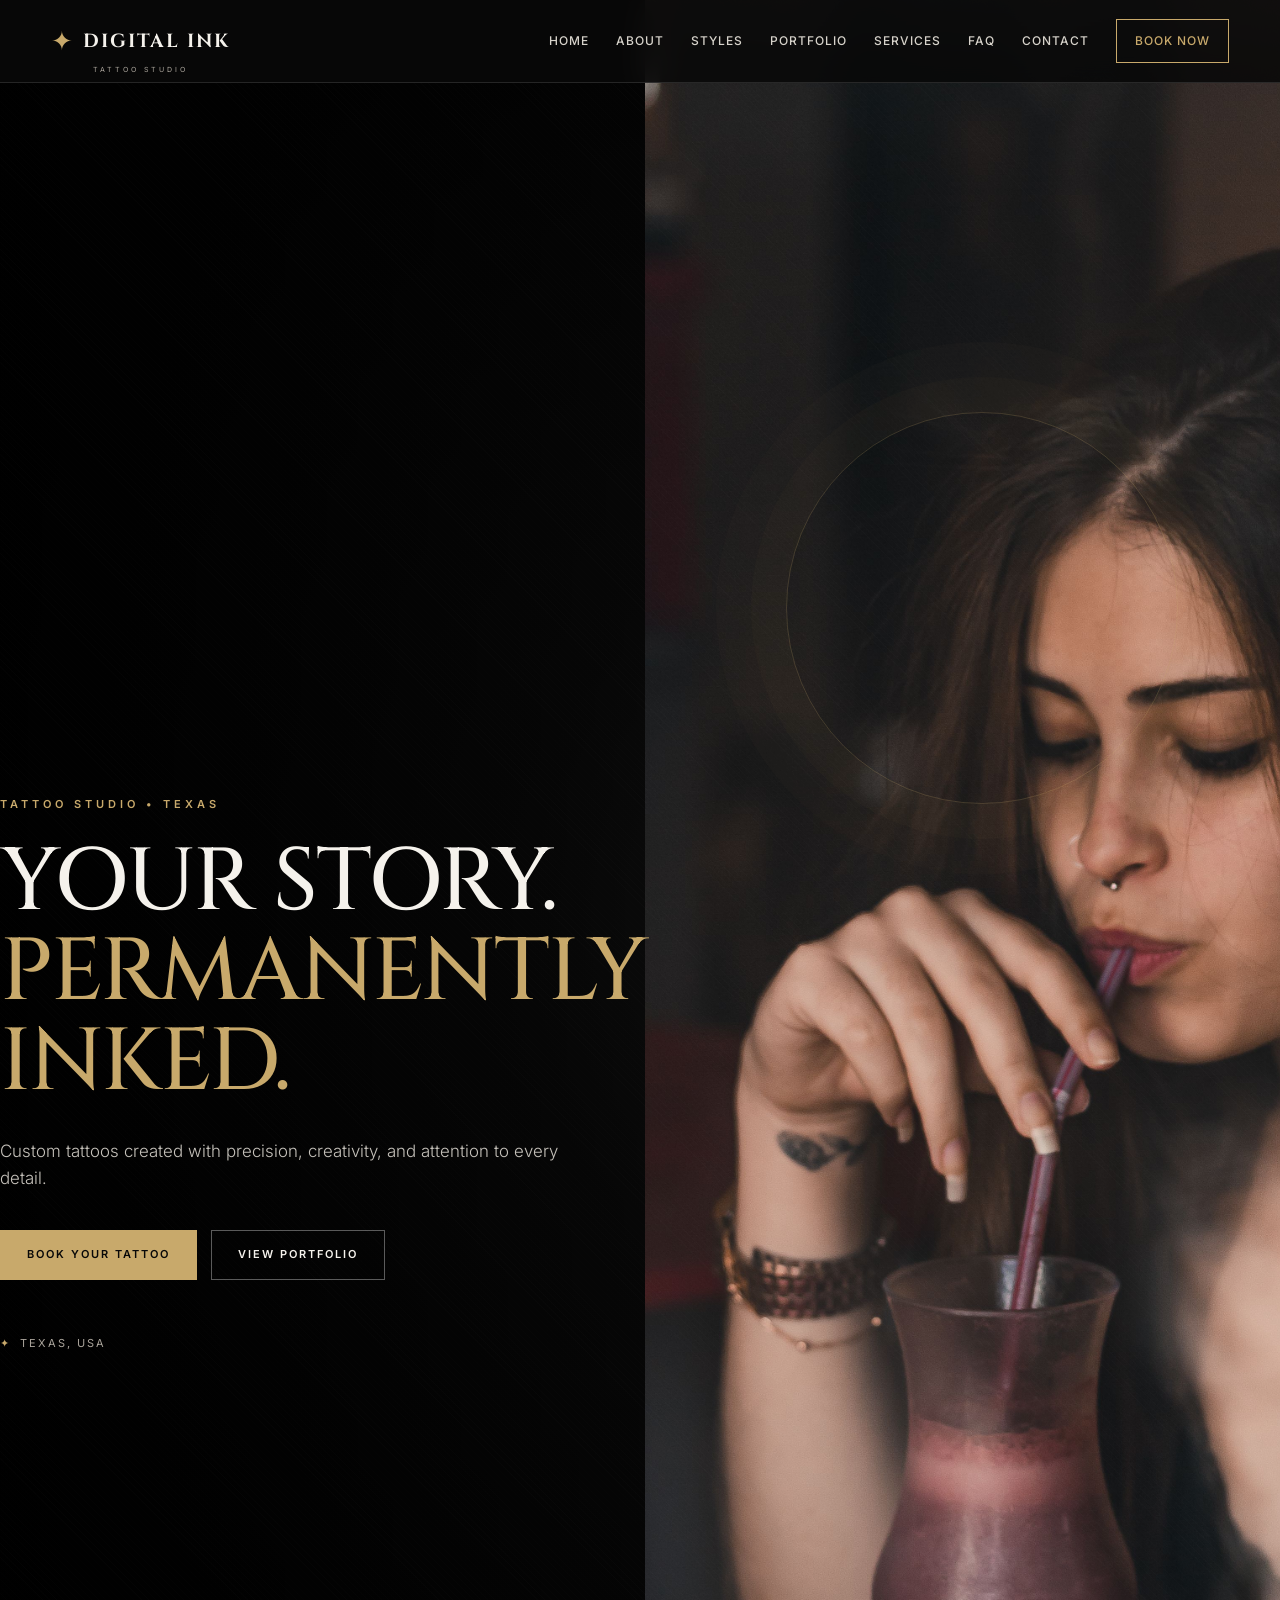
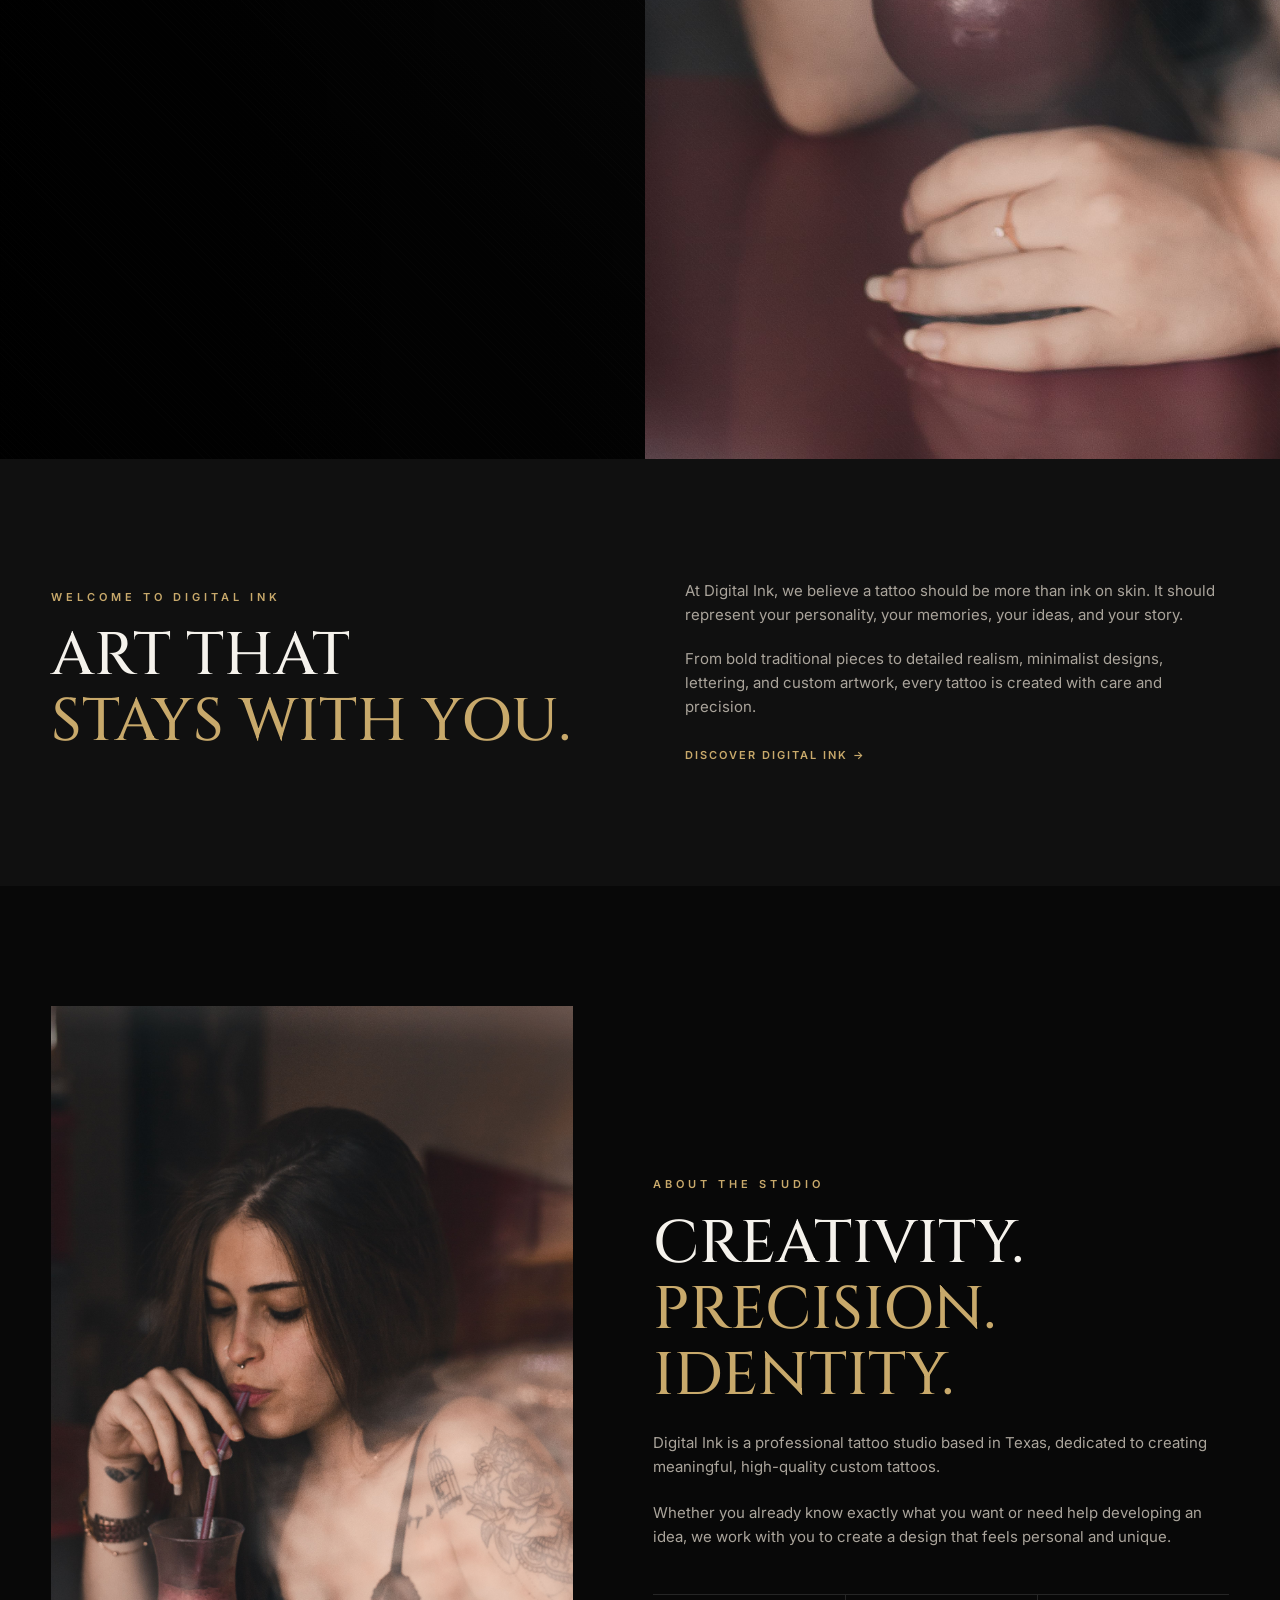
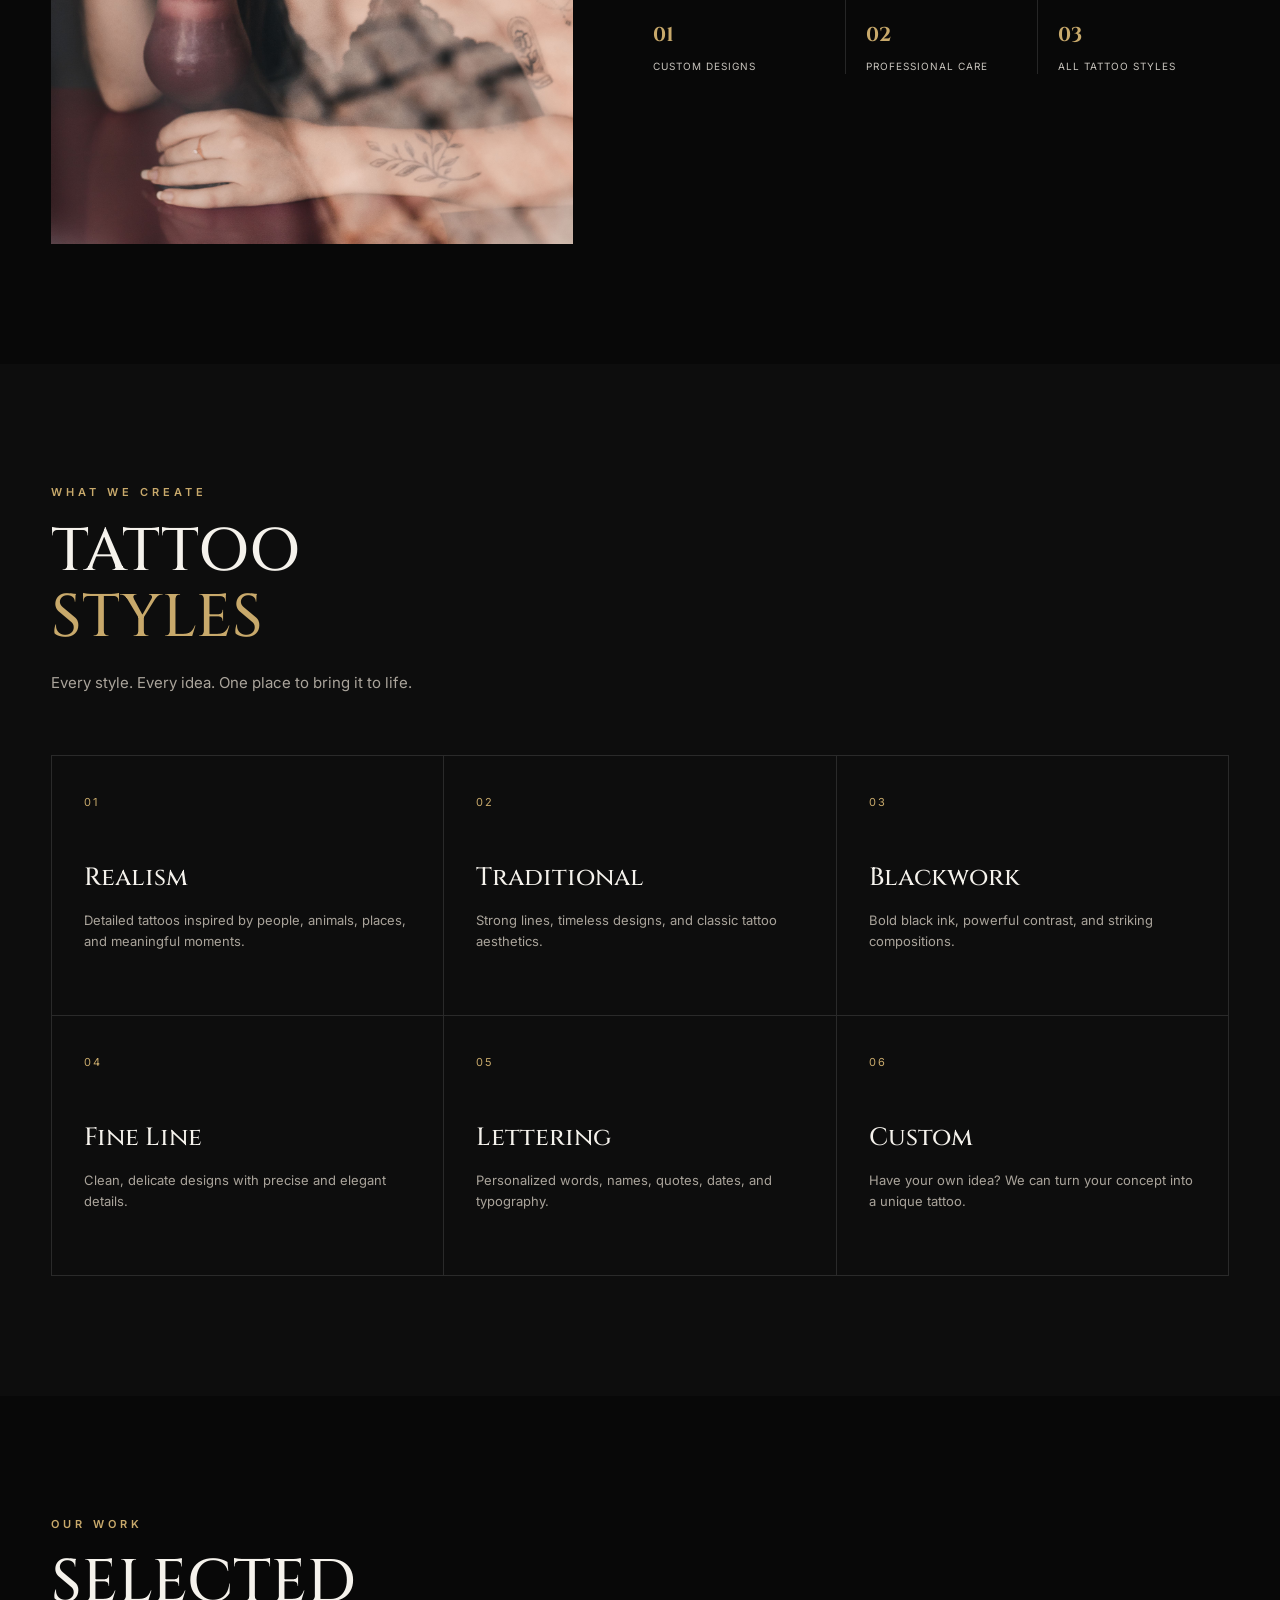
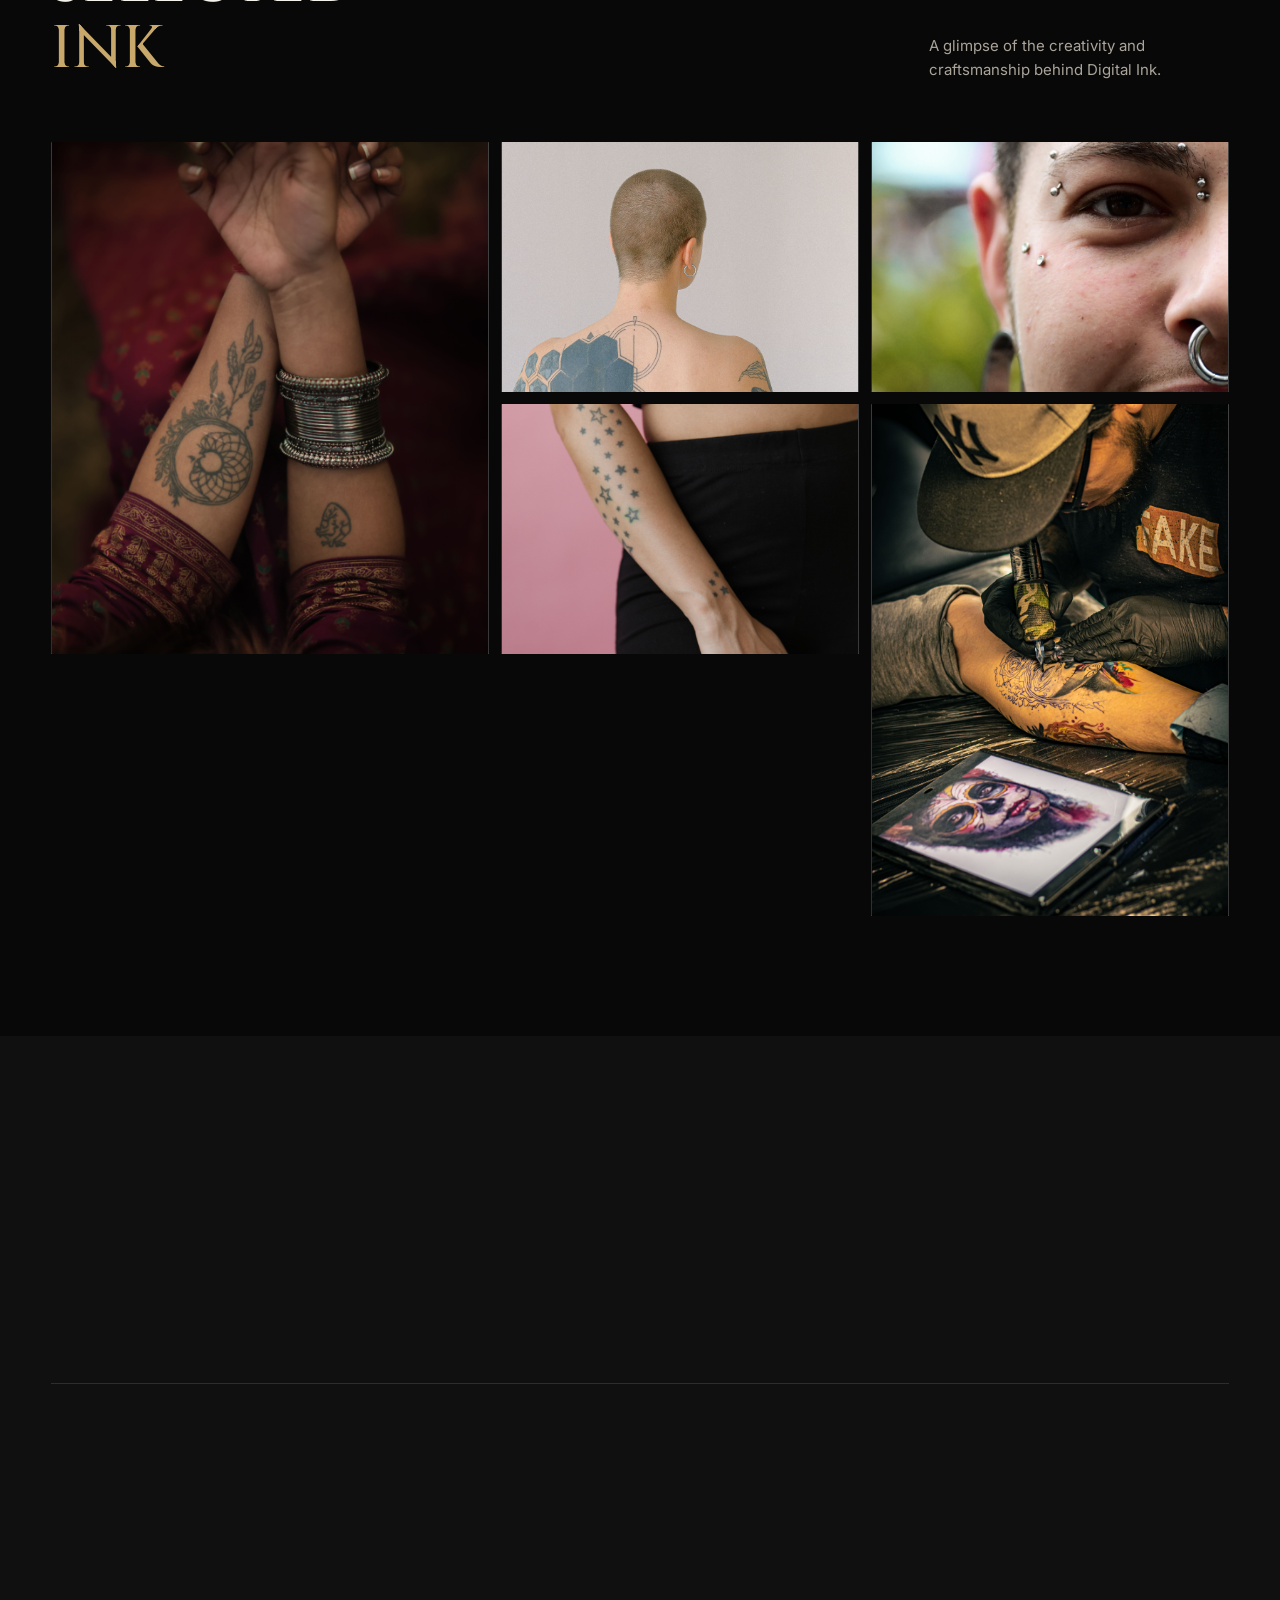
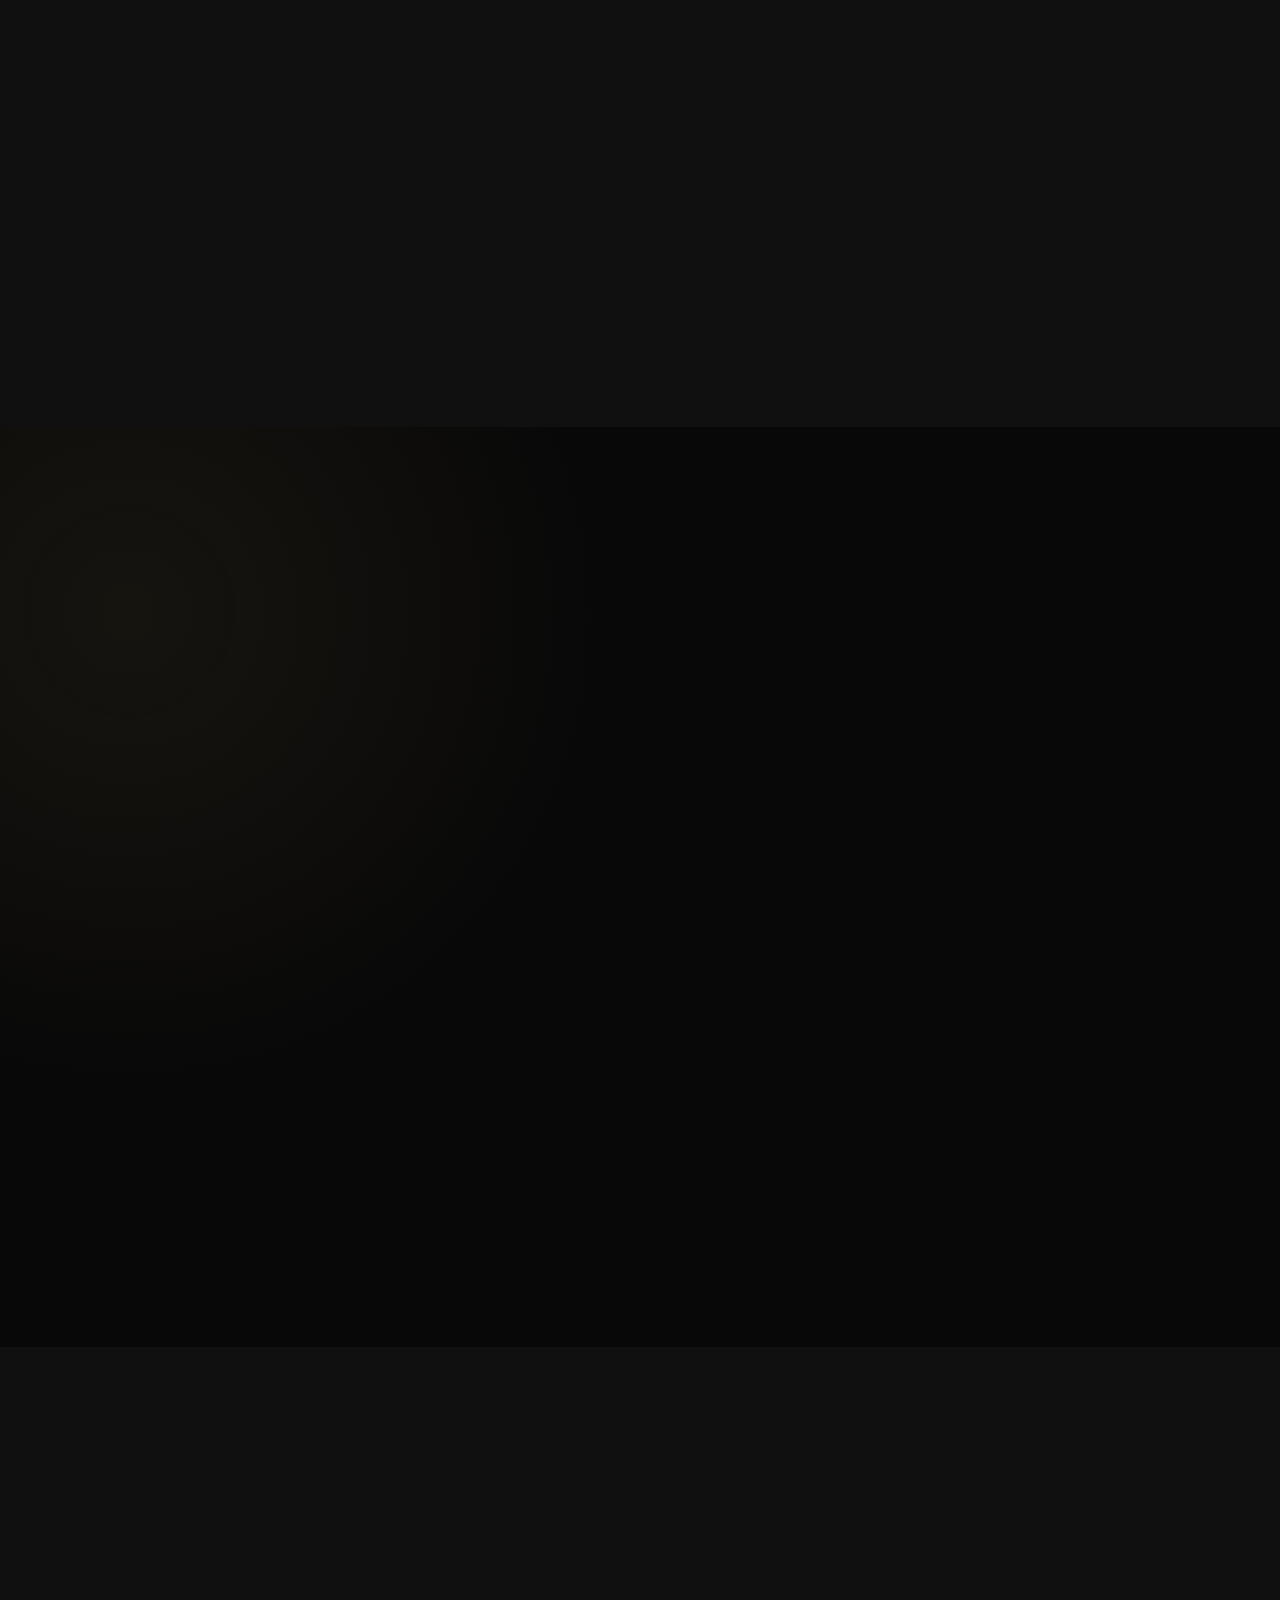
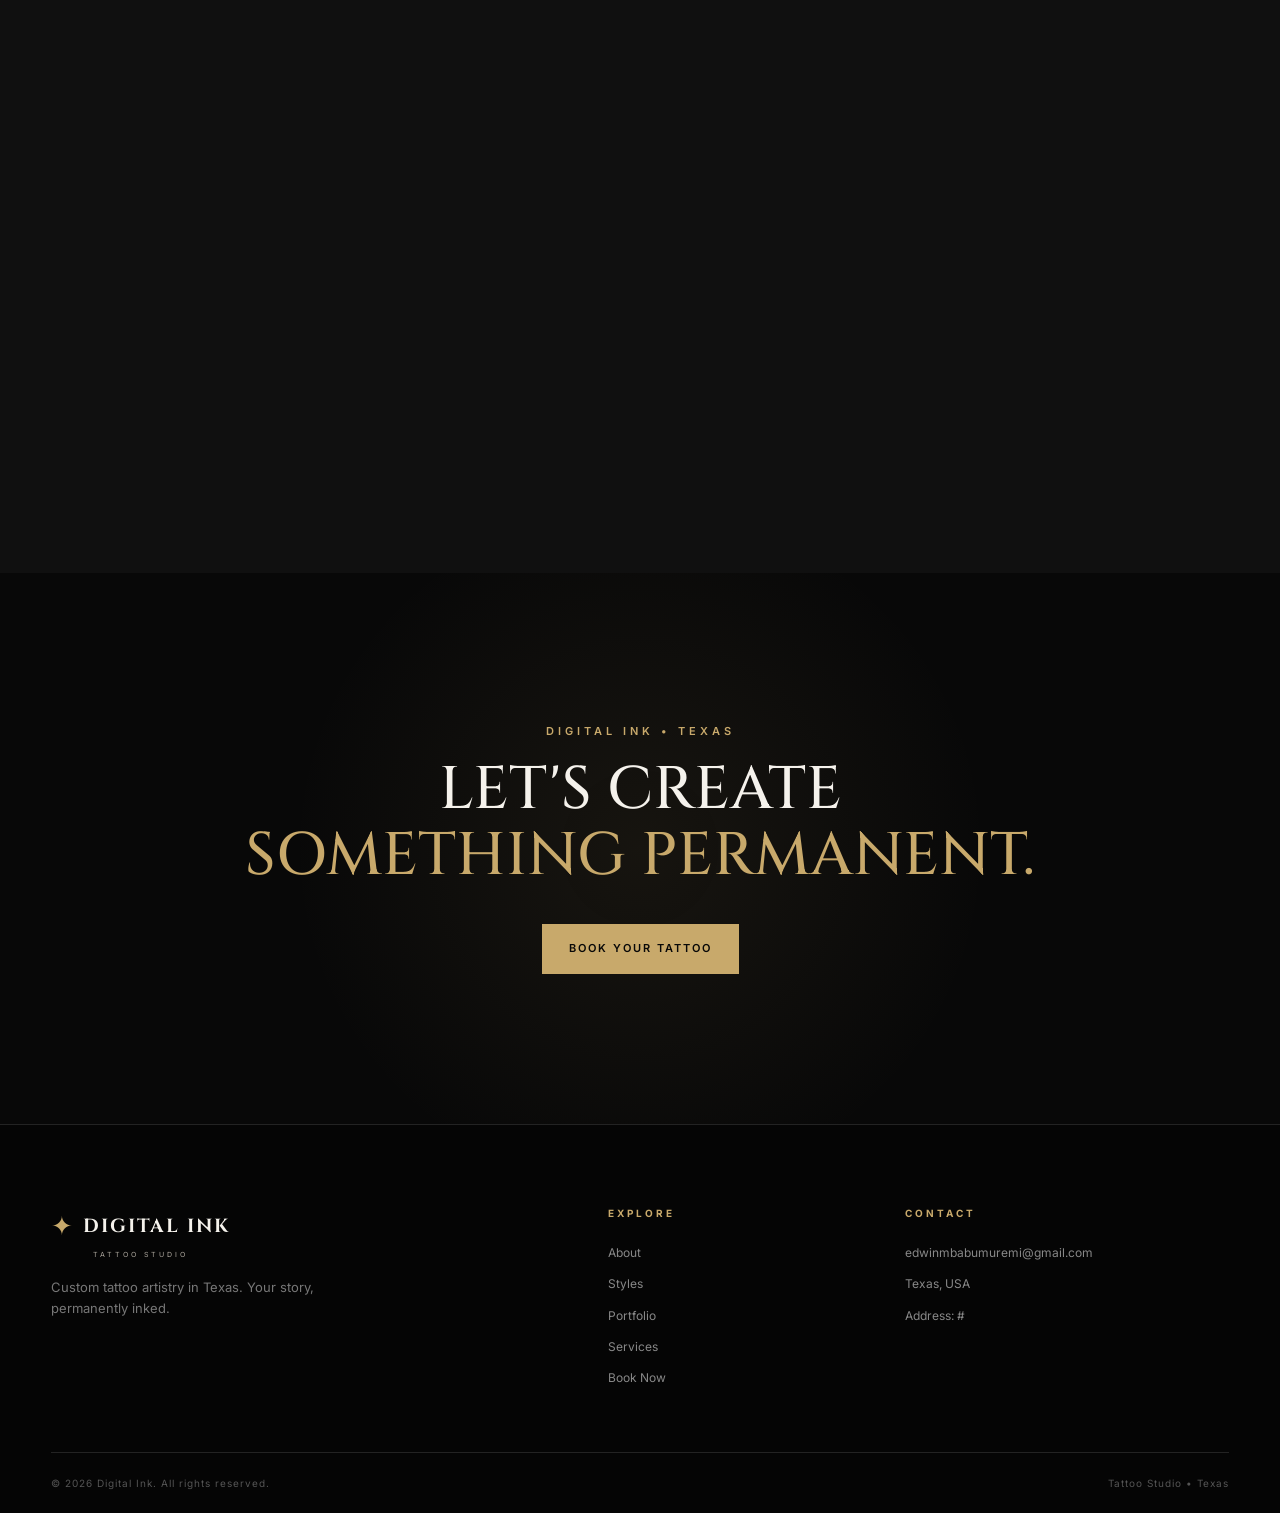
<file: index.html>
<!DOCTYPE html>
<html lang="en">
<head>
    <meta charset="UTF-8">
    <meta name="viewport" content="width=device-width, initial-scale=1.0">

    <meta name="description" content="Digital Ink — Professional tattoo studio in Texas. Explore our tattoo styles, portfolio, and book your next tattoo.">

    <title>Digital Ink | Premium Tattoo Studio Texas</title>

    <!-- Google Fonts -->
    <link rel="preconnect" href="https://fonts.googleapis.com">
    <link rel="preconnect" href="https://fonts.gstatic.com" crossorigin>

    <link href="https://fonts.googleapis.com/css2?family=Cinzel:wght@400;500;600;700&family=Inter:wght@300;400;500;600;700&family=UnifrakturCook:wght@700&display=swap" rel="stylesheet">

    <!-- CSS -->
    <link rel="stylesheet" href="style.css">
</head>

<body>

    <!-- =========================
         HEADER
    ========================== -->

    <header class="header">

        <div class="container nav-container">

            <a href="#home" class="logo">
                <span class="logo-symbol">✦</span>
                <span class="logo-text">DIGITAL INK</span>
                <small>TATTOO STUDIO</small>
            </a>

            <button class="menu-toggle" id="menuToggle" aria-label="Open navigation">
                <span></span>
                <span></span>
                <span></span>
            </button>

            <nav class="nav" id="mainNav">
                <a href="#home">Home</a>
                <a href="#about">About</a>
                <a href="#styles">Styles</a>
                <a href="#portfolio">Portfolio</a>
                <a href="#services">Services</a>
                <a href="#faq">FAQ</a>
                <a href="#contact">Contact</a>

                <a href="#booking" class="nav-book">Book Now</a>
            </nav>

        </div>

    </header>

    <main>

        <!-- =========================
             HERO
        ========================== -->

        <section class="hero" id="home">

            <div class="hero-overlay"></div>

            <div class="container hero-content">

                <p class="eyebrow">TATTOO STUDIO • TEXAS</p>

                <h1>
                    YOUR STORY.
                    <span>PERMANENTLY INKED.</span>
                </h1>

                <p class="hero-text">
                    Custom tattoos created with precision, creativity,
                    and attention to every detail.
                </p>

                <div class="hero-buttons">
                    <a href="#booking" class="btn btn-primary">
                        Book Your Tattoo
                    </a>

                    <a href="#portfolio" class="btn btn-outline">
                        View Portfolio
                    </a>
                </div>

                <div class="hero-location">
                    <span>✦</span>
                    Texas, USA
                </div>

            </div>
            <img src="images/studio.jpg" alt="Digital Ink tattoo studio">
        </section>


        <!-- =========================
             INTRO
        ========================== -->

        <section class="intro section">

            <div class="container intro-grid">

                <div class="intro-heading">
                    <p class="section-label">WELCOME TO DIGITAL INK</p>

                    <h2>
                        ART THAT
                        <span>STAYS WITH YOU.</span>
                    </h2>
                </div>

                <div class="intro-text">
                    <p>
                        At Digital Ink, we believe a tattoo should be more
                        than ink on skin. It should represent your personality,
                        your memories, your ideas, and your story.
                    </p>

                    <p>
                        From bold traditional pieces to detailed realism,
                        minimalist designs, lettering, and custom artwork,
                        every tattoo is created with care and precision.
                    </p>

                    <a href="#about" class="text-link">
                        Discover Digital Ink →
                    </a>
                </div>

            </div>

        </section>


        <!-- =========================
             ABOUT
        ========================== -->

        <section class="about section" id="about">

            <div class="container about-grid">

                <div class="about-image">
                    <img src="images/studio.jpg" alt="Digital Ink tattoo studio">
                </div>

                <div class="about-content">

                    <p class="section-label">ABOUT THE STUDIO</p>

                    <h2>
                        CREATIVITY.
                        <span>PRECISION. IDENTITY.</span>
                    </h2>

                    <p>
                        Digital Ink is a professional tattoo studio based
                        in Texas, dedicated to creating meaningful,
                        high-quality custom tattoos.
                    </p>

                    <p>
                        Whether you already know exactly what you want or
                        need help developing an idea, we work with you to
                        create a design that feels personal and unique.
                    </p>

                    <div class="about-features">

                        <div class="feature">
                            <strong>01</strong>
                            <span>Custom Designs</span>
                        </div>

                        <div class="feature">
                            <strong>02</strong>
                            <span>Professional Care</span>
                        </div>

                        <div class="feature">
                            <strong>03</strong>
                            <span>All Tattoo Styles</span>
                        </div>

                    </div>

                </div>

            </div>
        </section>


        <!-- =========================
             TATTOO STYLES
        ========================== -->

        <section class="styles section" id="styles">

            <div class="container">

                <div class="section-header">

                    <p class="section-label">WHAT WE CREATE</p>

                    <h2>
                        TATTOO
                        <span>STYLES</span>
                    </h2>

                    <p>
                        Every style. Every idea. One place to bring it to life.
                    </p>

                </div>


                <div class="styles-grid">

                    <article class="style-card">
                        <span class="style-number">01</span>
                        <h3>Realism</h3>
                        <p>
                            Detailed tattoos inspired by people,
                            animals, places, and meaningful moments.
                        </p>
                    </article>

                    <article class="style-card">
                        <span class="style-number">02</span>
                        <h3>Traditional</h3>
                        <p>
                            Strong lines, timeless designs, and classic
                            tattoo aesthetics.
                        </p>
                    </article>

                    <article class="style-card">
                        <span class="style-number">03</span>
                        <h3>Blackwork</h3>
                        <p>
                            Bold black ink, powerful contrast,
                            and striking compositions.
                        </p>
                    </article>

                    <article class="style-card">
                        <span class="style-number">04</span>
                        <h3>Fine Line</h3>
                        <p>
                            Clean, delicate designs with precise
                            and elegant details.
                        </p>
                    </article>

                    <article class="style-card">
                        <span class="style-number">05</span>
                        <h3>Lettering</h3>
                        <p>
                            Personalized words, names, quotes,
                            dates, and typography.
                        </p>
                    </article>

                    <article class="style-card">
                        <span class="style-number">06</span>
                        <h3>Custom</h3>
                        <p>
                            Have your own idea? We can turn your
                            concept into a unique tattoo.
                        </p>
                    </article>

                </div>

            </div>

        </section>


        <!-- =========================
             PORTFOLIO
        ========================== -->

        <section class="portfolio section" id="portfolio">

            <div class="container">

                <div class="section-header portfolio-header">

                    <div>
                        <p class="section-label">OUR WORK</p>

                        <h2>
                            SELECTED
                            <span>INK</span>
                        </h2>
                    </div>

                    <p>
                        A glimpse of the creativity and craftsmanship
                        behind Digital Ink.
                    </p>

                </div>


                <div class="portfolio-grid">

                    <div class="portfolio-item large">
                        <div class="portfolio-placeholder">
                            <img src="images/tattoo1.jpg" alt="Digital Ink tattoo work">
                        </div>
                    </div>

                    <div class="portfolio-item">
                        <div class="portfolio-placeholder">
                            <img src="images/tattoo2.jpg" alt="Digital Ink tattoo work">
                        </div>
                    </div>

                    <div class="portfolio-item">
                        <div class="portfolio-placeholder">
                            <img src="images/tattoo3.jpg" alt="Digital Ink tattoo work">
                        </div>
                    </div>

                    <div class="portfolio-item">
                        <div class="portfolio-placeholder">
                            <img src="images/tattoo4.jpg" alt="Digital Ink tattoo work">
                        </div>
                    </div>

                    <div class="portfolio-item large">
                        <div class="portfolio-placeholder">
                            <img src="images/tattoo5.jpg" alt="Digital Ink tattoo work">
                        </div>
                    </div>

                </div>

            </div>

        </section>


        <!-- =========================
             SERVICES
        ========================== -->

        <section class="services section" id="services">

            <div class="container">

                <div class="section-header">

                    <p class="section-label">OUR SERVICES</p>

                    <h2>
                        MADE FOR
                        <span>YOUR VISION</span>
                    </h2>

                </div>


                <div class="services-list">

                    <div class="service-row">
                        <span class="service-number">01</span>

                        <div>
                            <h3>Custom Tattoo</h3>
                            <p>
                                A unique design created around your idea,
                                style, and placement.
                            </p>
                        </div>

                        <span class="service-arrow">↗</span>
                    </div>


                    <div class="service-row">
                        <span class="service-number">02</span>

                        <div>
                            <h3>Cover Up</h3>
                            <p>
                                Creative tattoo concepts designed to
                                transform existing ink.
                            </p>
                        </div>

                        <span class="service-arrow">↗</span>
                    </div>


                    <div class="service-row">
                        <span class="service-number">03</span>

                        <div>
                            <h3>Touch Ups</h3>
                            <p>
                                Refresh and restore existing tattoos
                                when they need new life.
                            </p>
                        </div>

                        <span class="service-arrow">↗</span>
                    </div>


                    <div class="service-row">
                        <span class="service-number">04</span>

                        <div>
                            <h3>Consultation</h3>
                            <p>
                                Discuss your concept, placement,
                                style, and design possibilities.
                            </p>
                        </div>

                        <span class="service-arrow">↗</span>
                    </div>

                </div>

            </div>

        </section>


        <!-- =========================
             BOOKING
        ========================== -->

        <section class="booking section" id="booking">

            <div class="container booking-grid">

                <div class="booking-info">

                    <p class="section-label">START YOUR JOURNEY</p>

                    <h2>
                        READY TO GET
                        <span>INKED?</span>
                    </h2>

                    <p>
                        Tell us about your tattoo idea and we'll get back
                        to you with the next steps.
                    </p>

                    <div class="booking-note">
                        <span>✦</span>
                        <p>
                            Please provide as much detail as possible
                            when submitting your booking request.
                        </p>
                    </div>

                </div>


                <form id="bookingform" action="https://formspree.io/f/xppwkpoo" method="POST">
                    <input type="hidden" name="_next" value="thank-you.html">
                    <div class="form-group">
                        <label for="name">Full Name</label>
                        <input
                            type="text"
                            id="name"
                            name="name"
                            placeholder="Your name"
                            required
                        >
                    </div>


                    <div class="form-row">

                        <div class="form-group">
                            <label for="email">Email</label>

                            <input
                                type="email"
                                id="email"
                                name="email"
                                placeholder="you@example.com"
                                required
                            >
                        </div>


                        <div class="form-group">
                            <label for="phone">Phone</label>

                            <input
                                type="tel"
                                id="phone"
                                name="phone"
                                placeholder="Your phone number"
                            >
                        </div>

                    </div>


                    <div class="form-row">

                        <div class="form-group">
                            <label for="style">Tattoo Style</label>

                            <select id="style" name="style">

                                <option value="">
                                    Select a style
                                </option>

                                <option value="realism">
                                    Realism
                                </option>

                                <option value="traditional">
                                    Traditional
                                </option>

                                <option value="blackwork">
                                    Blackwork
                                </option>

                                <option value="fine-line">
                                    Fine Line
                                </option>

                                <option value="lettering">
                                    Lettering
                                </option>

                                <option value="custom">
                                    Custom
                                </option>

                                <option value="other">
                                    Other
                                </option>

                            </select>
                        </div>


                        <div class="form-group">
                            <label for="placement">Placement</label>

                            <input
                                type="text"
                                id="placement"
                                name="placement"
                                placeholder="e.g. forearm"
                            >
                        </div>

                    </div>


                    <div class="form-group">

                        <label for="message">
                            Tell Us About Your Tattoo
                        </label>

                        <textarea
                            id="message"
                            name="message"
                            rows="6"
                            placeholder="Describe your tattoo idea..."
                            required
                        ></textarea>

                    </div>


                    <div class="form-group">

                        <label for="reference">
                            Reference / Inspiration
                        </label>

                        <input
                            type="text"
                            id="reference"
                            name="reference"
                            placeholder="Optional link to an inspiration image"
                        >

                    </div>


                    <button type="submit" class="btn btn-primary form-button">
                        Send Booking Request
                    </button>

                    <p class="form-message" id="formMessage"></p>

                </form>

            </div>

        </section>


        <!-- =========================
             FAQ
        ========================== -->

        <section class="faq section" id="faq">

            <div class="container">

                <div class="section-header">

                    <p class="section-label">QUESTIONS</p>

                    <h2>
                        FREQUENTLY ASKED
                        <span>QUESTIONS</span>
                    </h2>

                </div>


                <div class="faq-list">

                    <div class="faq-item">

                        <button class="faq-question">
                            Do I need an appointment?
                            <span>+</span>
                        </button>

                        <div class="faq-answer">
                            <p>
                                Appointments are recommended. Submit a
                                booking request and we'll contact you
                                with the next available options.
                            </p>
                        </div>

                    </div>


                    <div class="faq-item">

                        <button class="faq-question">
                            Can I bring my own tattoo idea?
                            <span>+</span>
                        </button>

                        <div class="faq-answer">
                            <p>
                                Absolutely. We welcome your ideas,
                                references, sketches, and inspiration.
                            </p>
                        </div>

                    </div>


                    <div class="faq-item">

                        <button class="faq-question">
                            Do you do custom tattoos?
                            <span>+</span>
                        </button>

                        <div class="faq-answer">
                            <p>
                                Yes. Custom tattoo work is one of the
                                main services offered by Digital Ink.
                            </p>
                        </div>

                    </div>


                    <div class="faq-item">

                        <button class="faq-question">
                            How do I book?
                            <span>+</span>
                        </button>

                        <div class="faq-answer">
                            <p>
                                Fill out the booking form above with
                                your idea and contact information.
                            </p>
                        </div>

                    </div>

                </div>

            </div>

        </section>


        <!-- =========================
             CONTACT CTA
        ========================== -->

        <section class="contact-cta" id="contact">

            <div class="container contact-content">

                <p class="section-label">DIGITAL INK • TEXAS</p>

                <h2>
                    LET'S CREATE
                    <span>SOMETHING PERMANENT.</span>
                </h2>

                <a href="#booking" class="btn btn-primary">
                    Book Your Tattoo
                </a>

            </div>

        </section>

    </main>


    <!-- =========================
         FOOTER
    ========================== -->

    <footer class="footer">

        <div class="container footer-grid">

            <div class="footer-brand">

                <a href="#home" class="logo">

                    <span class="logo-symbol">✦</span>

                    <span class="logo-text">
                        DIGITAL INK
                    </span>

                    <small>TATTOO STUDIO</small>

                </a>

                <p>
                    Custom tattoo artistry in Texas.
                    Your story, permanently inked.
                </p>

            </div>


            <div class="footer-links">

                <h4>Explore</h4>

                <a href="#about">About</a>
                <a href="#styles">Styles</a>
                <a href="#portfolio">Portfolio</a>
                <a href="#services">Services</a>
                <a href="#booking">Book Now</a>

            </div>


            <div class="footer-contact">

                <h4>Contact</h4>

                <a href="mailto:edwinmbabumuremi@gmail.com">
                    edwinmbabumuremi@gmail.com
                </a>

                <p>Texas, USA</p>

                <p>Address: #</p>

            </div>

        </div>


        <div class="container footer-bottom">

            <p>
                © 2026 Digital Ink. All rights reserved.
            </p>

            <p>
                Tattoo Studio • Texas
            </p>

        </div>

    </footer>


    <!-- JavaScript -->
    <script src="script.js"></script>

</body>
</html>
</file>
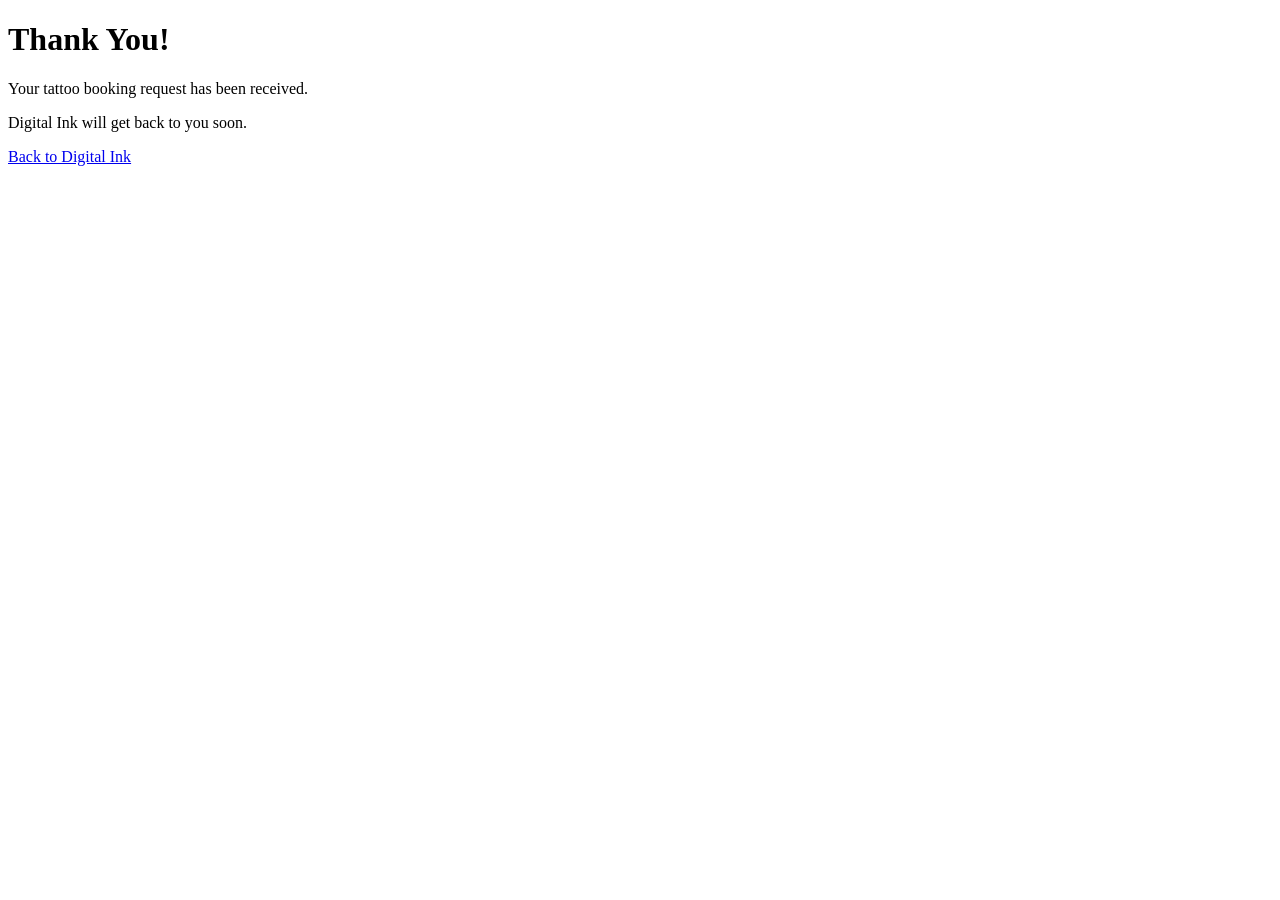
<file: thank-you.html>
<!DOCTYPE html>
<html lang="en">
<head>
    <meta charset="UTF-8">
    <meta name="viewport" content="width=device-width, initial-scale=1.0">
    <title>Booking Received | Digital Ink</title>
</head>
<body>

    <h1>Thank You!</h1>
    <p>Your tattoo booking request has been received.</p>
    <p>Digital Ink will get back to you soon.</p>

    <a href="index.html">Back to Digital Ink</a>

</body>
</html>
</file>
<file: style.css>
/* =========================================
   DIGITAL INK — GLOBAL STYLES
========================================= */

:root {
    --black: #080808;
    --dark: #101010;
    --dark-light: #171717;
    --card: #1c1c1c;
    --white: #f5f2ec;
    --muted: #aaa49b;
    --gold: #c8a96b;
    --gold-light: #e0c58a;
    --border: rgba(255, 255, 255, 0.12);

    --heading-font: "Cinzel", serif;
    --body-font: "Inter", sans-serif;
    --logo-font: "UnifrakturCook", cursive;
}


/* =========================================
   RESET
========================================= */

* {
    margin: 0;
    padding: 0;
    box-sizing: border-box;
}

html {
    scroll-behavior: smooth;
}

body {
    background: var(--black);
    color: var(--white);
    font-family: var(--body-font);
    line-height: 1.6;
    overflow-x: hidden;
}

a {
    color: inherit;
    text-decoration: none;
}

button,
input,
textarea,
select {
    font: inherit;
}

button {
    cursor: pointer;
}

img {
    max-width: 100%;
    display: block;
}


/* =========================================
   CONTAINER
========================================= */

.container {
    width: min(1180px, 92%);
    margin: 0 auto;
}


/* =========================================
   HEADER
========================================= */

.header {
    position: fixed;
    top: 0;
    left: 0;
    width: 100%;
    z-index: 1000;

    background: rgba(8, 8, 8, 0.88);
    backdrop-filter: blur(14px);

    border-bottom: 1px solid var(--border);
}

.nav-container {
    min-height: 82px;

    display: flex;
    align-items: center;
    justify-content: space-between;
}


/* =========================================
   LOGO
========================================= */

.logo {
    position: relative;

    display: inline-flex;
    align-items: center;
    gap: 10px;

    padding-right: 5px;
}

.logo-symbol {
    color: var(--gold);
    font-size: 26px;
}

.logo-text {
    font-family: var(--heading-font);
    font-size: 19px;
    font-weight: 700;
    letter-spacing: 2px;
}

.logo small {
    position: absolute;

    left: 42px;
    bottom: -13px;

    color: var(--muted);

    font-size: 7px;
    letter-spacing: 3px;
    white-space: nowrap;
}


/* =========================================
   NAVIGATION
========================================= */

.nav {
    display: flex;
    align-items: center;
    gap: 27px;
}

.nav a {
    position: relative;

    color: #d7d3cb;

    font-size: 12px;
    font-weight: 500;
    letter-spacing: 1px;
    text-transform: uppercase;

    transition: color 0.3s ease;
}

.nav a:not(.nav-book)::after {
    content: "";

    position: absolute;
    left: 0;
    bottom: -7px;

    width: 0;
    height: 1px;

    background: var(--gold);

    transition: width 0.3s ease;
}

.nav a:not(.nav-book):hover {
    color: var(--gold-light);
}

.nav a:not(.nav-book):hover::after {
    width: 100%;
}

.nav-book {
    padding: 11px 18px;

    border: 1px solid var(--gold);
    color: var(--gold) !important;

    transition: all 0.3s ease;
}

.nav-book:hover {
    background: var(--gold);
    color: var(--black) !important;
}


/* =========================================
   MOBILE MENU BUTTON
========================================= */

.menu-toggle {
    display: none;

    width: 42px;
    height: 42px;

    background: transparent;
    border: 1px solid var(--border);

    flex-direction: column;
    justify-content: center;
    align-items: center;
    gap: 5px;
}

.menu-toggle span {
    width: 19px;
    height: 1px;
    background: var(--white);

    transition: transform 0.3s ease;
}


/* =========================================
   HERO
========================================= */

.hero {
    min-height: 100vh;

    position: relative;

    display: flex;
    align-items: center;

    background:
        linear-gradient(
            90deg,
            rgba(0, 0, 0, 0.96) 0%,
            rgba(0, 0, 0, 0.72) 48%,
            rgba(0, 0, 0, 0.42) 100%
        ),
        radial-gradient(
            circle at 75% 45%,
            #333 0%,
            #171717 30%,
            #080808 70%
        );

    overflow: hidden;
}

.hero::after {
    content: "";

    position: absolute;
    right: 8%;
    top: 20%;

    width: 390px;
    height: 390px;

    border: 1px solid rgba(200, 169, 107, 0.22);
    border-radius: 50%;

    box-shadow:
        0 0 0 35px rgba(200, 169, 107, 0.025),
        0 0 0 70px rgba(200, 169, 107, 0.02);
}

.hero-overlay {
    position: absolute;
    inset: 0;

    background:
        repeating-linear-gradient(
            45deg,
            transparent,
            transparent 4px,
            rgba(255, 255, 255, 0.012) 5px
        );
}

.hero-content {
    position: relative;
    z-index: 2;

    padding-top: 90px;

    max-width: 800px;
}

.eyebrow,
.section-label {
    color: var(--gold);

    font-size: 11px;
    font-weight: 600;
    letter-spacing: 4px;
    text-transform: uppercase;
}

.hero h1 {
    margin-top: 25px;

    font-family: var(--heading-font);

    font-size: clamp(46px, 7vw, 88px);

    font-weight: 500;
    line-height: 1.02;
    letter-spacing: -2px;
}

.hero h1 span {
    display: block;
    color: var(--gold);
}

.hero-text {
    max-width: 560px;

    margin-top: 30px;

    color: #c5c1ba;

    font-size: 17px;
    font-weight: 300;
}

.hero-buttons {
    display: flex;
    gap: 14px;

    margin-top: 38px;
}

.btn {
    display: inline-flex;
    align-items: center;
    justify-content: center;

    min-height: 50px;

    padding: 0 26px;

    font-size: 11px;
    font-weight: 600;
    letter-spacing: 2px;
    text-transform: uppercase;

    transition:
        transform 0.3s ease,
        background 0.3s ease,
        color 0.3s ease,
        border-color 0.3s ease;
}

.btn:hover {
    transform: translateY(-3px);
}

.btn-primary {
    background: var(--gold);
    color: var(--black);
    border: 1px solid var(--gold);
}

.btn-primary:hover {
    background: var(--gold-light);
    border-color: var(--gold-light);
}

.btn-outline {
    border: 1px solid rgba(255, 255, 255, 0.35);
    color: var(--white);
}

.btn-outline:hover {
    border-color: var(--gold);
    color: var(--gold);
}

.hero-location {
    display: flex;
    align-items: center;
    gap: 9px;

    margin-top: 55px;

    color: var(--muted);

    font-size: 11px;
    letter-spacing: 2px;
    text-transform: uppercase;
}

.hero-location span {
    color: var(--gold);
}


/* =========================================
   GENERAL SECTIONS
========================================= */

.section {
    padding: 120px 0;
}

.section-header {
    max-width: 720px;
    margin-bottom: 60px;
}

.section-header h2,
.intro h2,
.about-content h2,
.booking-info h2,
.contact-content h2 {
    margin-top: 17px;

    font-family: var(--heading-font);

    font-size: clamp(35px, 5vw, 60px);

    font-weight: 500;
    line-height: 1.1;
}

.section-header h2 span,
.intro h2 span,
.about-content h2 span,
.booking-info h2 span,
.contact-content h2 span {
    display: block;
    color: var(--gold);
}

.section-header > p:last-child {
    margin-top: 20px;

    color: var(--muted);

    font-size: 15px;
}


/* =========================================
   INTRO
========================================= */

.intro {
    background: var(--dark);
}

.intro-grid {
    display: grid;
    grid-template-columns: 1fr 1fr;
    gap: 90px;

    align-items: center;
}

.intro-text {
    color: var(--muted);
    font-size: 15px;
}

.intro-text p + p {
    margin-top: 20px;
}

.text-link {
    display: inline-block;

    margin-top: 28px;

    color: var(--gold);

    font-size: 11px;
    font-weight: 600;
    letter-spacing: 2px;
    text-transform: uppercase;

    transition: color 0.3s ease;
}

.text-link:hover {
    color: var(--gold-light);
}


/* =========================================
   ABOUT
========================================= */

.about {
    background: var(--black);
}

.about-grid {
    display: grid;
    grid-template-columns: 0.95fr 1.05fr;
    gap: 80px;

    align-items: center;
}

.about-image {
    min-height: 570px;
}

.image-placeholder {
    height: 100%;

    min-height: 570px;

    display: flex;
    align-items: center;
    justify-content: center;

    border: 1px solid var(--border);

    background:
        linear-gradient(
            135deg,
            #252525,
            #101010
        );

    color: #777;

    font-size: 10px;
    letter-spacing: 3px;
}

.about-content > p:not(.section-label) {
    margin-top: 22px;

    color: var(--muted);

    font-size: 15px;
}

.about-features {
    display: grid;
    grid-template-columns: repeat(3, 1fr);

    margin-top: 45px;

    border-top: 1px solid var(--border);
}

.feature {
    padding: 24px 12px 0 0;
}

.feature + .feature {
    border-left: 1px solid var(--border);
    padding-left: 20px;
}

.feature strong {
    display: block;

    color: var(--gold);

    font-family: var(--heading-font);
    font-size: 20px;
}

.feature span {
    display: block;

    margin-top: 7px;

    color: #c8c4bd;

    font-size: 10px;
    letter-spacing: 1px;
    text-transform: uppercase;
}


/* =========================================
   STYLES
========================================= */

.styles {
    background: #0d0d0d;
}

.styles-grid {
    display: grid;
    grid-template-columns: repeat(3, 1fr);

    border-top: 1px solid var(--border);
    border-left: 1px solid var(--border);
}

.style-card {
    min-height: 260px;

    padding: 32px;

    border-right: 1px solid var(--border);
    border-bottom: 1px solid var(--border);

    transition:
        background 0.3s ease,
        transform 0.3s ease;
}

.style-card:hover {
    background: var(--dark-light);
    transform: translateY(-4px);
}

.style-number {
    color: var(--gold);

    font-size: 11px;
    letter-spacing: 2px;
}

.style-card h3 {
    margin-top: 45px;

    font-family: var(--heading-font);

    font-size: 25px;
    font-weight: 500;
}

.style-card p {
    margin-top: 12px;

    color: var(--muted);

    font-size: 13px;
}


/* =========================================
   PORTFOLIO
========================================= */

.portfolio {
    background: var(--black);
}

.portfolio-header {
    display: flex;
    justify-content: space-between;
    align-items: end;

    max-width: none;
}

.portfolio-header > p {
    max-width: 300px;

    color: var(--muted);

    font-size: 13px;
}

.portfolio-grid {
    display: grid;

    grid-template-columns: 1.1fr 0.9fr 0.9fr;
    grid-auto-rows: 250px;

    gap: 12px;
}

.portfolio-item {
    overflow: hidden;
}

.portfolio-item.large {
    grid-row: span 2;
}

.portfolio-placeholder {
    width: 100%;
    height: 100%;

    display: flex;
    justify-content: center;
    align-items: center;

    background:
        linear-gradient(
            135deg,
            #282828,
            #111
        );

    border: 1px solid var(--border);

    color: #666;

    font-size: 10px;
    letter-spacing: 3px;

    transition:
        transform 0.5s ease,
        filter 0.5s ease;
}

.portfolio-item:hover .portfolio-placeholder {
    transform: scale(1.04);
    filter: brightness(1.25);
}


/* =========================================
   SERVICES
========================================= */

.services {
    background: var(--dark);
}

.services-list {
    border-top: 1px solid var(--border);
}

.service-row {
    display: grid;

    grid-template-columns: 70px 1fr 40px;
    align-items: center;

    gap: 25px;

    padding: 32px 10px;

    border-bottom: 1px solid var(--border);

    transition:
        background 0.3s ease,
        padding 0.3s ease;
}

.service-row:hover {
    background: var(--dark-light);
    padding-left: 20px;
}

.service-number {
    color: var(--gold);

    font-size: 11px;
    letter-spacing: 2px;
}

.service-row h3 {
    font-family: var(--heading-font);

    font-size: 25px;
    font-weight: 500;
}

.service-row p {
    max-width: 600px;

    margin-top: 5px;

    color: var(--muted);

    font-size: 13px;
}

.service-arrow {
    color: var(--gold);

    font-size: 24px;

    transition: transform 0.3s ease;
}

.service-row:hover .service-arrow {
    transform: translate(4px, -4px);
}


/* =========================================
   BOOKING
========================================= */

.booking {
    background:
        radial-gradient(
            circle at 10% 20%,
            rgba(200, 169, 107, 0.08),
            transparent 35%
        ),
        var(--black);
}

.booking-grid {
    display: grid;
    grid-template-columns: 0.8fr 1.2fr;

    gap: 90px;
}

.booking-info {
    position: sticky;
    top: 130px;

    height: fit-content;
}

.booking-info > p:not(.section-label) {
    margin-top: 25px;

    color: var(--muted);

    font-size: 14px;
}

.booking-note {
    display: flex;
    gap: 15px;

    margin-top: 35px;
    padding: 18px;

    border: 1px solid var(--border);

    background: rgba(255, 255, 255, 0.02);
}

.booking-note span {
    color: var(--gold);
}

.booking-note p {
    color: #999;

    font-size: 12px;
}


/* =========================================
   FORM
========================================= */

.booking-form {
    padding: 38px;

    border: 1px solid var(--border);

    background: #101010;
}

.form-group {
    margin-bottom: 24px;
}

.form-row {
    display: grid;
    grid-template-columns: 1fr 1fr;
    gap: 18px;
}

.form-group label {
    display: block;

    margin-bottom: 8px;

    color: #d8d3ca;

    font-size: 10px;
    font-weight: 600;
    letter-spacing: 2px;
    text-transform: uppercase;
}

.form-group input,
.form-group textarea,
.form-group select {
    width: 100%;

    padding: 15px;

    background: #171717;

    border: 1px solid var(--border);

    outline: none;

    color: var(--white);

    font-size: 13px;

    transition:
        border-color 0.3s ease,
        background 0.3s ease;
}

.form-group input:focus,
.form-group textarea:focus,
.form-group select:focus {
    border-color: var(--gold);
    background: #1b1b1b;
}

.form-group input::placeholder,
.form-group textarea::placeholder {
    color: #666;
}

.form-group textarea {
    resize: vertical;
    min-height: 140px;
}

.form-group select {
    cursor: pointer;
}

.form-group option {
    background: #171717;
}

.form-button {
    width: 100%;
    border: none;
}

.form-message {
    margin-top: 15px;

    color: var(--gold);

    font-size: 12px;
    text-align: center;
}


/* =========================================
   FAQ
========================================= */

.faq {
    background: var(--dark);
}

.faq-list {
    max-width: 850px;
}

.faq-item {
    border-top: 1px solid var(--border);
}

.faq-item:last-child {
    border-bottom: 1px solid var(--border);
}

.faq-question {
    width: 100%;

    padding: 25px 0;

    display: flex;
    justify-content: space-between;
    align-items: center;

    background: transparent;
    border: none;

    color: var(--white);

    font-family: var(--heading-font);
    font-size: 17px;

    text-align: left;
}

.faq-question span {
    color: var(--gold);

    font-family: var(--body-font);
    font-size: 24px;

    transition: transform 0.3s ease;
}

.faq-item.active .faq-question span {
    transform: rotate(45deg);
}

.faq-answer {
    max-height: 0;
    overflow: hidden;

    transition: max-height 0.4s ease;
}

.faq-answer p {
    padding-bottom: 25px;

    color: var(--muted);

    font-size: 13px;
    max-width: 700px;
}


/* =========================================
   CONTACT CTA
========================================= */

.contact-cta {
    padding: 150px 0;

    text-align: center;

    background:
        radial-gradient(
            circle,
            rgba(200, 169, 107, 0.08),
            transparent 50%
        ),
        #080808;
}

.contact-content {
    display: flex;
    flex-direction: column;
    align-items: center;
}

.contact-content h2 {
    max-width: 850px;

    margin-bottom: 35px;
}


/* =========================================
   FOOTER
========================================= */

.footer {
    padding-top: 80px;

    background: #050505;

    border-top: 1px solid var(--border);
}

.footer-grid {
    display: grid;
    grid-template-columns: 1.5fr 0.7fr 1fr;

    gap: 70px;

    padding-bottom: 65px;
}

.footer-brand p {
    max-width: 300px;

    margin-top: 30px;

    color: #777;

    font-size: 13px;
}

.footer-links,
.footer-contact {
    display: flex;
    flex-direction: column;
    gap: 12px;
}

.footer h4 {
    margin-bottom: 10px;

    color: var(--gold);

    font-size: 10px;
    letter-spacing: 3px;
    text-transform: uppercase;
}

.footer-links a,
.footer-contact a,
.footer-contact p {
    color: #888;

    font-size: 12px;

    transition: color 0.3s ease;
}

.footer-links a:hover,
.footer-contact a:hover {
    color: var(--gold);
}

.footer-bottom {
    display: flex;
    justify-content: space-between;

    padding: 22px 0;

    border-top: 1px solid var(--border);

    color: #555;

    font-size: 10px;
    letter-spacing: 1px;
}


/* =========================================
   RESPONSIVE — TABLET
========================================= */

@media (max-width: 900px) {

    .nav {
        gap: 15px;
    }

    .nav a {
        font-size: 10px;
    }

    .intro-grid,
    .about-grid,
    .booking-grid {
        grid-template-columns: 1fr;

        gap: 50px;
    }

    .booking-info {
        position: static;
    }

    .styles-grid {
        grid-template-columns: repeat(2, 1fr);
    }

    .portfolio-grid {
        grid-template-columns: 1fr 1fr;
    }

    .portfolio-item.large {
        grid-row: span 1;
    }

    .footer-grid {
        grid-template-columns: 1fr 1fr;
    }

    .footer-brand {
        grid-column: span 2;
    }
}


/* =========================================
   RESPONSIVE — MOBILE
========================================= */

@media (max-width: 700px) {

    .nav-container {
        min-height: 72px;
    }

    .menu-toggle {
        display: flex;
    }

    .nav {
        position: absolute;

        top: 72px;
        left: 0;

        width: 100%;

        padding: 25px;

        display: none;
        flex-direction: column;
        align-items: stretch;

        background: rgba(8, 8, 8, 0.98);

        border-bottom: 1px solid var(--border);
    }

    .nav.active {
        display: flex;
    }

    .nav a {
        padding: 11px 0;

        font-size: 11px;
    }

    .nav-book {
        text-align: center;
        margin-top: 8px;
    }

    .hero {
        min-height: 800px;
    }

    .hero::after {
        width: 240px;
        height: 240px;

        right: -90px;
        top: 22%;
    }

    .hero h1 {
        font-size: 45px;
        letter-spacing: -1px;
    }

    .hero-text {
        font-size: 15px;
    }

    .hero-buttons {
        flex-direction: column;
        align-items: stretch;
    }

    .section {
        padding: 85px 0;
    }

    .intro-grid,
    .about-grid,
    .booking-grid {
        gap: 40px;
    }

    .about-image,
    .image-placeholder {
        min-height: 400px;
    }

    .about-features {
        grid-template-columns: 1fr;
    }

    .feature + .feature {
        border-left: none;
        border-top: 1px solid var(--border);

        padding-left: 0;
        padding-top: 18px;
        margin-top: 18px;
    }

    .styles-grid {
        grid-template-columns: 1fr;
    }

    .style-card {
        min-height: 220px;
    }

    .portfolio-header {
        display: block;
    }

    .portfolio-header > p {
        margin-top: 20px;
    }

    .portfolio-grid {
        grid-template-columns: 1fr;
        grid-auto-rows: 280px;
    }

    .service-row {
        grid-template-columns: 40px 1fr 25px;
        gap: 12px;

        padding: 25px 0;
    }

    .service-row h3 {
        font-size: 20px;
    }

    .booking-form {
        padding: 23px;
    }

    .form-row {
        grid-template-columns: 1fr;
        gap: 0;
    }

    .contact-cta {
        padding: 100px 0;
    }

    .footer-grid {
        grid-template-columns: 1fr;

        gap: 40px;
    }

    .footer-brand {
        grid-column: auto;
    }

    .footer-bottom {
        flex-direction: column;
        gap: 8px;
    }

}


/* =========================================
   SMALL MOBILE
========================================= */

@media (max-width: 400px) {

    .logo-text {
        font-size: 16px;
    }

    .logo-symbol {
        font-size: 21px;
    }

    .hero h1 {
        font-size: 38px;
    }

    .section-header h2,
    .intro h2,
    .about-content h2,
    .booking-info h2,
    .contact-content h2 {
        font-size: 34px;
    }

}
</file>
